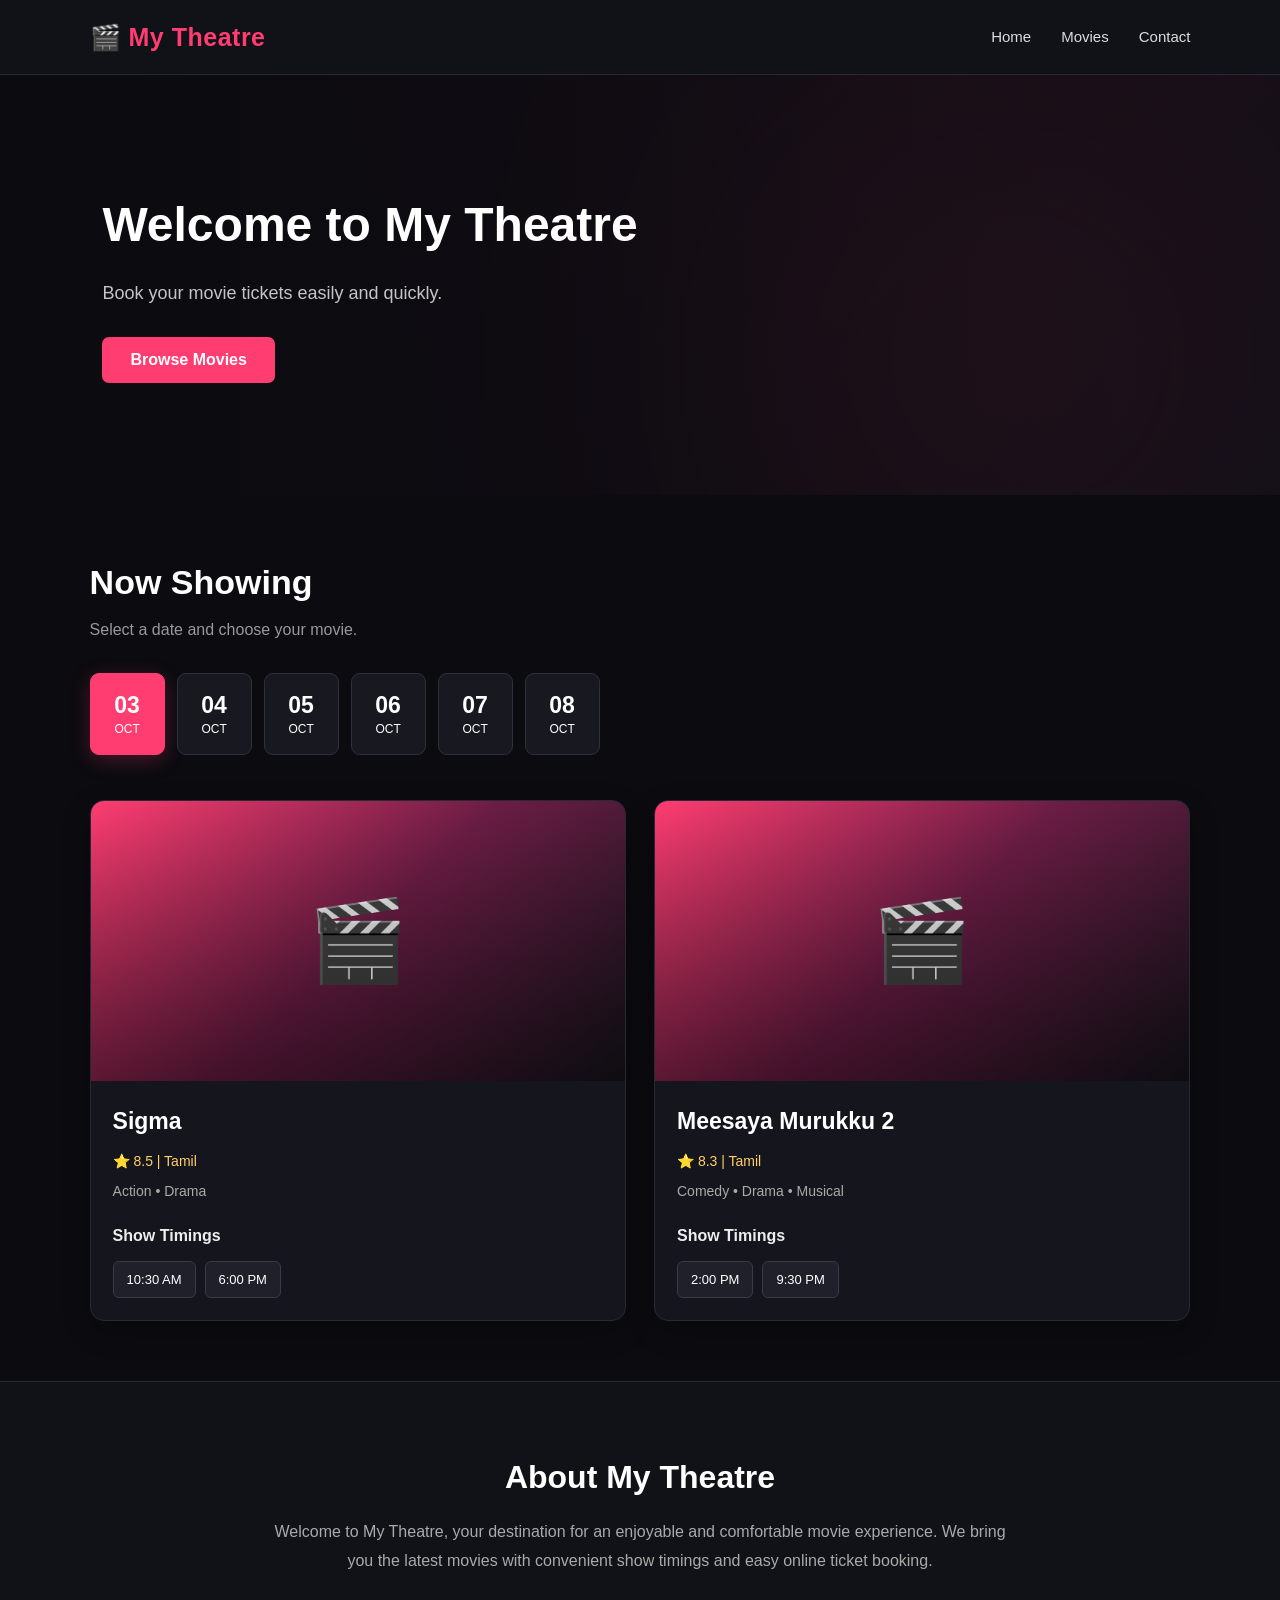
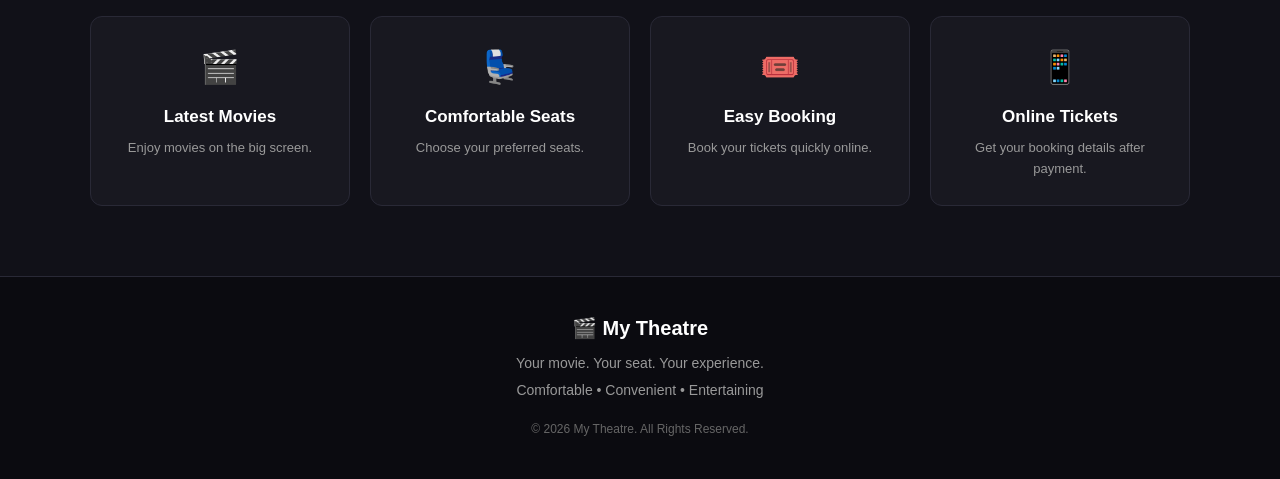
<file: index.html>
<!DOCTYPE html>
<html lang="en">

<head>

    <meta charset="UTF-8">

    <meta name="viewport" content="width=device-width, initial-scale=1.0">

    <title>My Theatre</title>

    <link rel="stylesheet" href="style.css">

</head>

<body>


    <!-- =================================
         HEADER
    ================================== -->

    <header>

        <h1>🎬 My Theatre</h1>

        <nav>

            <a href="#">Home</a>

            <a href="#movies">Movies</a>

            <a href="#">Contact</a>

        </nav>

    </header>



    <!-- =================================
         HERO SECTION
    ================================== -->

    <section class="hero">

        <h2>
            Welcome to My Theatre
        </h2>

        <p>
            Book your movie tickets easily and quickly.
        </p>

        <button onclick="goToMovies()">
            Browse Movies
        </button>

    </section>



    <!-- =================================
         MOVIE SECTION
    ================================== -->

    <main id="movies">

        <h2>
            Now Showing
        </h2>

        <p>
            Select a date and choose your movie.
        </p>


        <!-- =================================
             DATE SELECTION
        ================================== -->

        <div class="dates">

            <button
                class="active"
                onclick="selectDate(this)">

                <b>03</b>
                OCT

            </button>


            <button onclick="selectDate(this)">

                <b>04</b>
                OCT

            </button>


            <button onclick="selectDate(this)">

                <b>05</b>
                OCT

            </button>


            <button onclick="selectDate(this)">

                <b>06</b>
                OCT

            </button>


            <button onclick="selectDate(this)">

                <b>07</b>
                OCT

            </button>


            <button onclick="selectDate(this)">

                <b>08</b>
                OCT

            </button>

        </div>


        <!-- =================================
             MOVIES ARE CREATED BY script.js
        ================================== -->

        <div
            id="movieContainer"
            class="movie-container">
        </div>

    </main>



    <!-- =================================
         ABOUT OUR THEATRE
    ================================== -->

    <section class="about-theatre">

        <div class="about-content">

            <h2>
                About My Theatre
            </h2>

            <p>
                Welcome to My Theatre, your destination
                for an enjoyable and comfortable movie
                experience. We bring you the latest movies
                with convenient show timings and easy
                online ticket booking.
            </p>


            <div class="theatre-features">


                <div>

                    <span>🎬</span>

                    <h3>
                        Latest Movies
                    </h3>

                    <p>
                        Enjoy movies on the big screen.
                    </p>

                </div>


                <div>

                    <span>💺</span>

                    <h3>
                        Comfortable Seats
                    </h3>

                    <p>
                        Choose your preferred seats.
                    </p>

                </div>


                <div>

                    <span>🎟️</span>

                    <h3>
                        Easy Booking
                    </h3>

                    <p>
                        Book your tickets quickly online.
                    </p>

                </div>


                <div>

                    <span>📱</span>

                    <h3>
                        Online Tickets
                    </h3>

                    <p>
                        Get your booking details after payment.
                    </p>

                </div>


            </div>

        </div>

    </section>



    <!-- =================================
         FOOTER
    ================================== -->

    <footer>

        <h3>
            🎬 My Theatre
        </h3>

        <p>
            Your movie. Your seat. Your experience.
        </p>

        <p>
            Comfortable • Convenient • Entertaining
        </p>

        <p class="copyright">
            © 2026 My Theatre. All Rights Reserved.
        </p>

    </footer>



    <!-- =================================
         JAVASCRIPT
    ================================== -->

    <script src="script.js"></script>

</body>

</html>
</file>
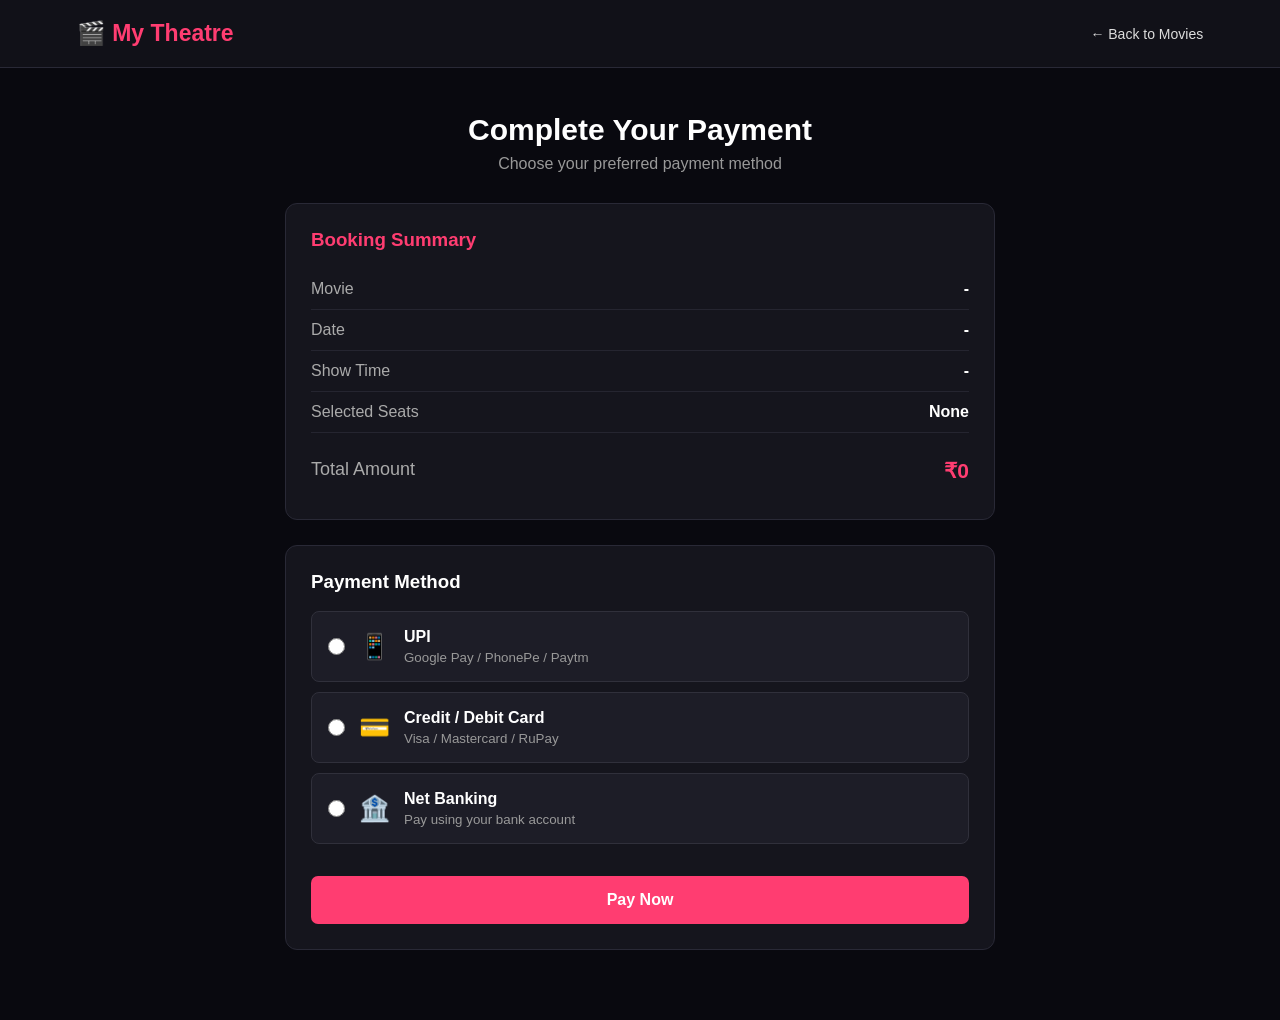
<file: payment.html>
<!DOCTYPE html>
<html lang="en">

<head>

    <meta charset="UTF-8">

    <meta name="viewport"
          content="width=device-width, initial-scale=1.0">

    <title>Payment - My Theatre</title>

    <link rel="stylesheet" href="payment.css">

</head>

<body>

    <!-- ================================
         HEADER
    ================================= -->

    <header>

        <h1>🎬 My Theatre</h1>

        <a href="index.html">
            ← Back to Movies
        </a>

    </header>


    <!-- ================================
         PAYMENT PAGE
    ================================= -->

    <main>

        <h2>Complete Your Payment</h2>

        <p class="subtitle">
            Choose your preferred payment method
        </p>


        <!-- ================================
             BOOKING SUMMARY
        ================================= -->

        <section class="booking-card">

            <h3>Booking Summary</h3>

            <div class="detail-row">

                <span>Movie</span>

                <strong id="movieName">
                    -
                </strong>

            </div>


            <div class="detail-row">

                <span>Date</span>

                <strong id="showDate">
                    -
                </strong>

            </div>


            <div class="detail-row">

                <span>Show Time</span>

                <strong id="showTime">
                    -
                </strong>

            </div>


            <div class="detail-row">

                <span>Selected Seats</span>

                <strong id="selectedSeats">
                    -
                </strong>

            </div>


            <div class="detail-row total-row">

                <span>Total Amount</span>

                <strong>
                    ₹<span id="totalPrice">0</span>
                </strong>

            </div>

        </section>


        <!-- ================================
             PAYMENT METHODS
        ================================= -->

        <section class="payment-card">

            <h3>Payment Method</h3>


            <!-- UPI -->

            <label class="payment-option">

                <input
                    type="radio"
                    name="paymentMethod"
                    value="upi"
                    onchange="showPaymentForm('upi')">

                <span class="payment-icon">
                    📱
                </span>

                <span>
                    <strong>UPI</strong>
                    <small>Google Pay / PhonePe / Paytm</small>
                </span>

            </label>


            <!-- CARD -->

            <label class="payment-option">

                <input
                    type="radio"
                    name="paymentMethod"
                    value="card"
                    onchange="showPaymentForm('card')">

                <span class="payment-icon">
                    💳
                </span>

                <span>
                    <strong>Credit / Debit Card</strong>
                    <small>Visa / Mastercard / RuPay</small>
                </span>

            </label>


            <!-- NET BANKING -->

            <label class="payment-option">

                <input
                    type="radio"
                    name="paymentMethod"
                    value="netbanking"
                    onchange="showPaymentForm('netbanking')">

                <span class="payment-icon">
                    🏦
                </span>

                <span>
                    <strong>Net Banking</strong>
                    <small>Pay using your bank account</small>
                </span>

            </label>


            <!-- ================================
                 UPI FORM
            ================================= -->

            <div
                id="upiForm"
                class="payment-form">

                <label>
                    UPI ID
                </label>

                <input
                    type="text"
                    id="upiId"
                    placeholder="example@upi">

            </div>


            <!-- ================================
                 CARD FORM
            ================================= -->

            <div
                id="cardForm"
                class="payment-form">

                <label>
                    Card Number
                </label>

                <input
                    type="text"
                    id="cardNumber"
                    maxlength="16"
                    placeholder="1234 5678 9012 3456">

                <div class="card-row">

                    <div>

                        <label>
                            Expiry
                        </label>

                        <input
                            type="text"
                            id="expiry"
                            placeholder="MM/YY"
                            maxlength="5">

                    </div>


                    <div>

                        <label>
                            CVV
                        </label>

                        <input
                            type="password"
                            id="cvv"
                            placeholder="123"
                            maxlength="3">

                    </div>

                </div>

            </div>


            <!-- ================================
                 NET BANKING FORM
            ================================= -->

            <div
                id="netbankingForm"
                class="payment-form">

                <label>
                    Select Bank
                </label>

                <select id="bank">

                    <option value="">
                        Select your bank
                    </option>

                    <option value="SBI">
                        State Bank of India
                    </option>

                    <option value="HDFC">
                        HDFC Bank
                    </option>

                    <option value="ICICI">
                        ICICI Bank
                    </option>

                    <option value="AXIS">
                        Axis Bank
                    </option>

                    <option value="CANARA">
                        Canara Bank
                    </option>

                    <option value="OTHER">
                        Other Bank
                    </option>

                </select>

            </div>


            <!-- ================================
                 PAY BUTTON
            ================================= -->

            <button
                id="payButton"
                onclick="makePayment()">

                Pay Now

            </button>

        </section>


        <!-- ================================
             BOOKING CONFIRMATION
        ================================= -->

        <section
            id="confirmation"
            class="confirmation">

            <div class="success-icon">
                ✓
            </div>

            <h2>
                Booking Confirmed!
            </h2>

            <p>
                Your movie tickets have been booked successfully.
            </p>


            <div class="ticket">

                <h3>
                    🎬 My Theatre
                </h3>


                <p>
                    Movie:
                    <strong id="confirmMovie">
                        -
                    </strong>
                </p>


                <p>
                    Date:
                    <strong id="confirmDate">
                        -
                    </strong>
                </p>


                <p>
                    Time:
                    <strong id="confirmTime">
                        -
                    </strong>
                </p>


                <p>
                    Seats:
                    <strong id="confirmSeats">
                        -
                    </strong>
                </p>


                <p>
                    Amount:
                    <strong>
                        ₹<span id="confirmAmount">
                            0
                        </span>
                    </strong>
                </p>

            </div>


            <button
                class="home-button"
                onclick="goHome()">

                Back to Movies

            </button>

        </section>

    </main>


    <script src="payment.js"></script>

</body>

</html>
</file>
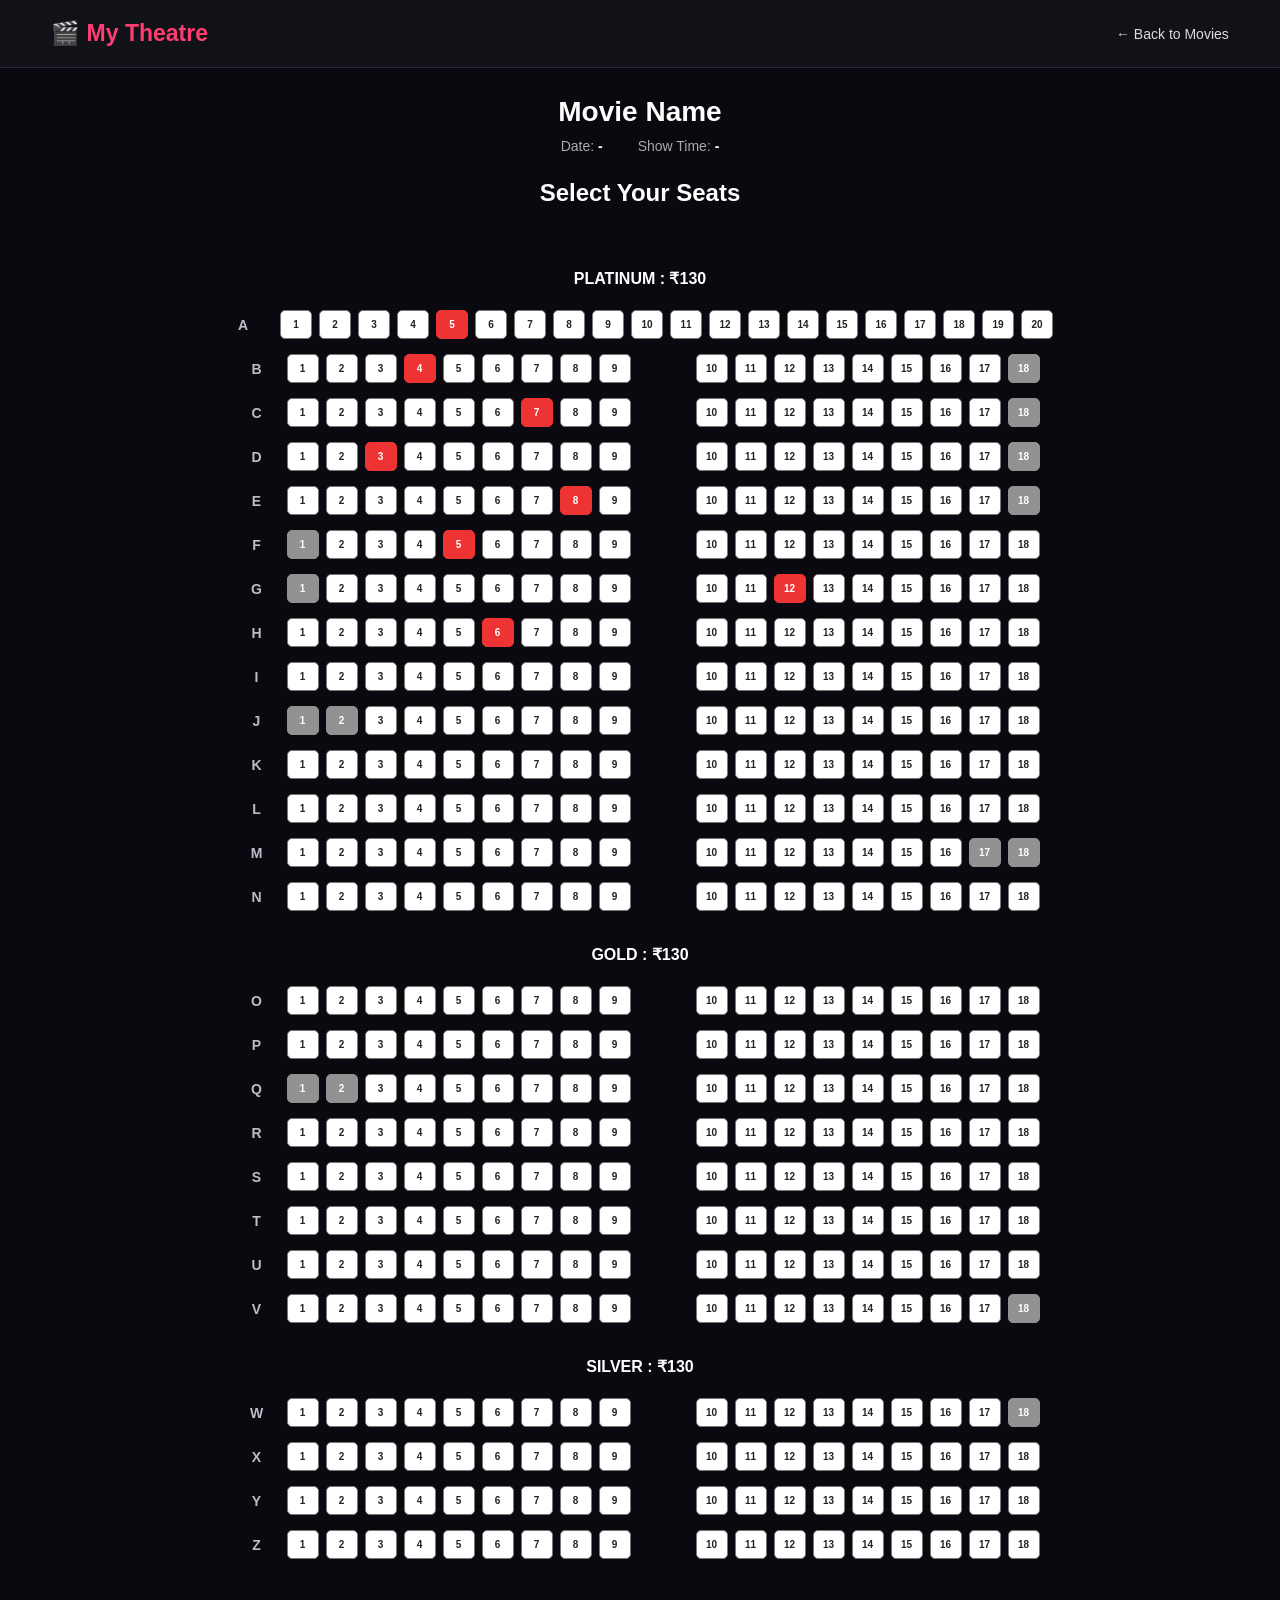
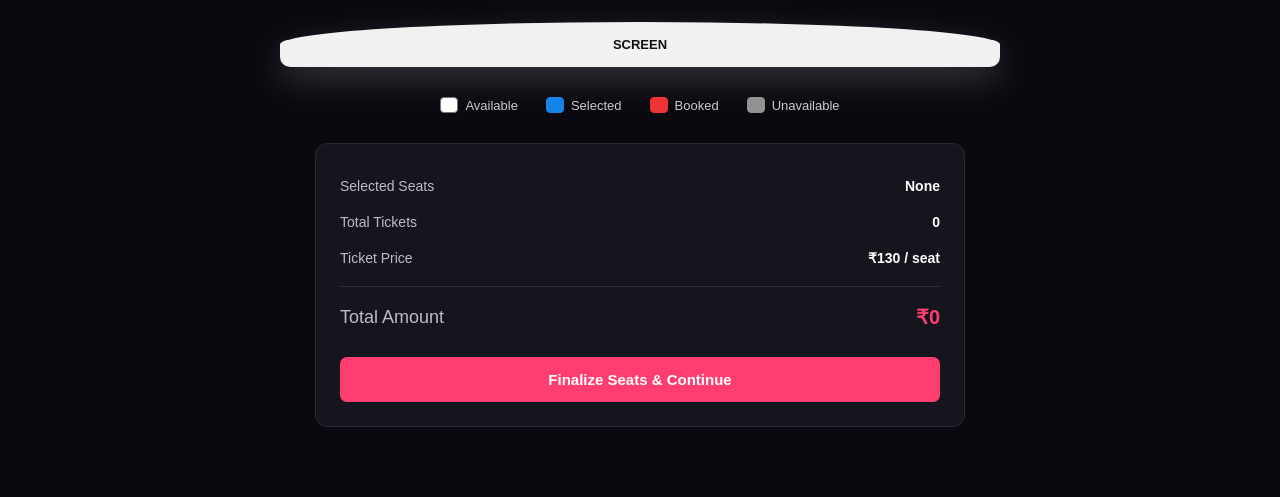
<file: seats.html>
<!DOCTYPE html>
<html lang="en">

<head>

    <meta charset="UTF-8">

    <meta name="viewport"
          content="width=device-width, initial-scale=1.0">

    <title>Select Seats - My Theatre</title>

    <link rel="stylesheet" href="seats.css">

</head>

<body>

    <!-- HEADER -->

    <header>

        <h1>🎬 My Theatre</h1>

        <a href="index.html">
            ← Back to Movies
        </a>

    </header>


    <!-- MOVIE / SHOW INFORMATION -->

    <section class="booking-info">

        <h2 id="movieName">
            Movie Name
        </h2>

        <div class="show-details">

            <span>
                Date:
                <strong id="showDate">-</strong>
            </span>

            <span>
                Show Time:
                <strong id="showTime">-</strong>
            </span>

        </div>

    </section>


    <!-- SEAT SELECTION -->

    <main>

        <h2>
            Select Your Seats
        </h2>


        <!--
            seats.js automatically creates:

            A → 20 seats
            B → 18 seats
            C → 18 seats
            ...
            Z → 18 seats

            A = no centre aisle

            B-Z =
            1 2 3 4 5 6 7 8 9
                    GAP
            10 11 12 13 14 15 16 17 18
        -->

        <div id="seatLayout" class="seat-layout"></div>


        <!-- SCREEN -->

        <div class="screen">
            SCREEN
        </div>


        <!-- LEGEND -->

        <div class="legend">

            <div class="legend-item">

                <span class="legend-seat available"></span>

                Available

            </div>


            <div class="legend-item">

                <span class="legend-seat selected"></span>

                Selected

            </div>


            <div class="legend-item">

                <span class="legend-seat booked"></span>

                Booked

            </div>


            <div class="legend-item">

                <span class="legend-seat unavailable"></span>

                Unavailable

            </div>

        </div>


        <!-- BOOKING SUMMARY -->

        <div class="summary">

            <div class="summary-row">

                <span>
                    Selected Seats
                </span>

                <strong id="selectedSeats">
                    None
                </strong>

            </div>


            <div class="summary-row">

                <span>
                    Total Tickets
                </span>

                <strong id="ticketCount">
                    0
                </strong>

            </div>


            <div class="summary-row">

                <span>
                    Ticket Price
                </span>

                <strong>
                    ₹130 / seat
                </strong>

            </div>


            <div class="summary-row total-row">

                <span>
                    Total Amount
                </span>

                <strong>
                    ₹<span id="totalPrice">0</span>
                </strong>

            </div>


            <button
                id="continueButton"
                onclick="continueBooking()">

                Finalize Seats & Continue

            </button>

        </div>

    </main>


    <!-- JAVASCRIPT -->

    <script src="seats.js"></script>

</body>

</html>
</file>
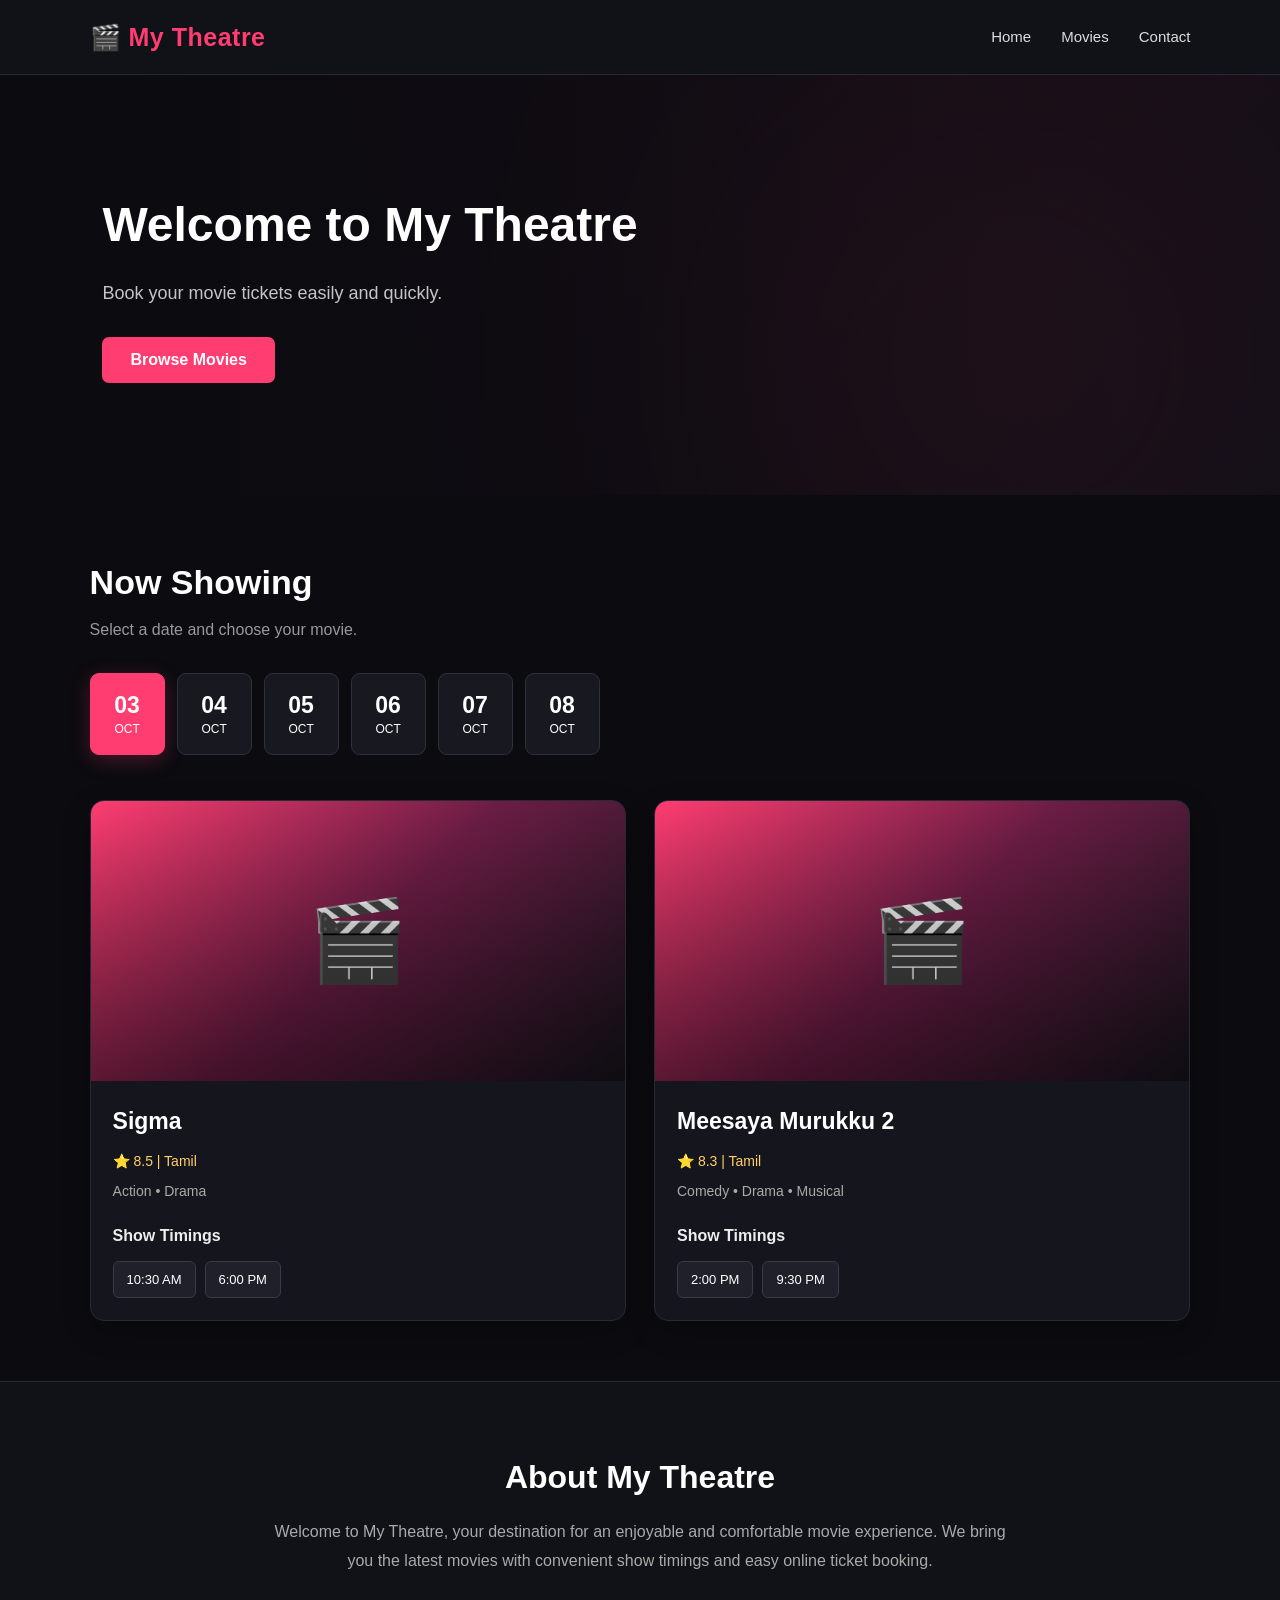
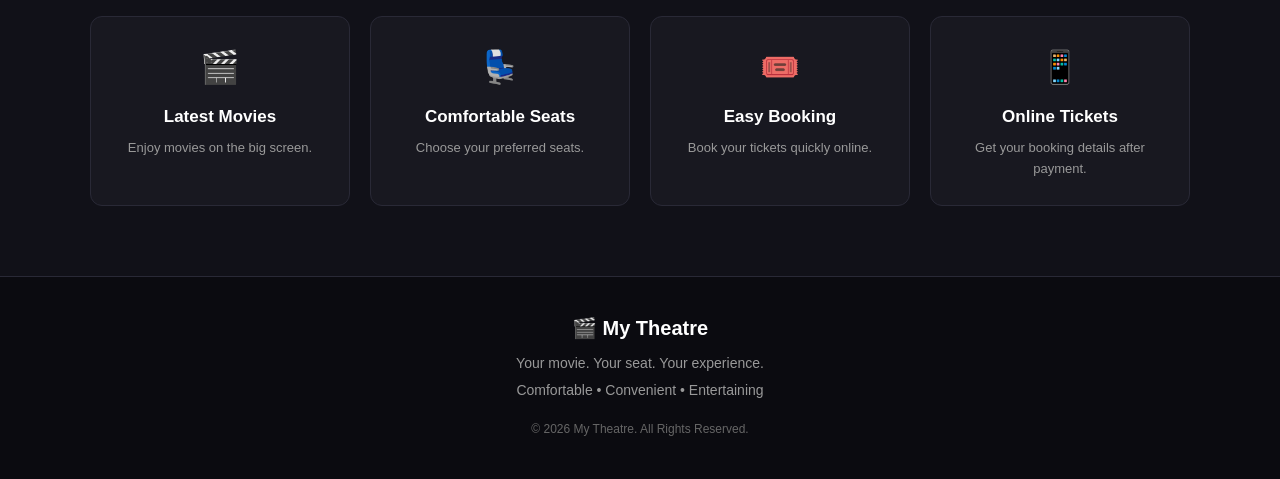
<file: summary.html>
<!DOCTYPE html>
<html lang="en">

<head>

    <meta charset="UTF-8">

    <meta name="viewport"
          content="width=device-width, initial-scale=1.0">

    <title>Booking Summary - My Theatre</title>

    <link rel="stylesheet"
          href="summary.css">

</head>


<body>


<header>

    <h1>🎬 My Theatre</h1>

    <a href="seats.html">
        ← Back to Seats
    </a>

</header>


<main>

    <div class="summary-card">

        <h2>Booking Summary</h2>


        <div class="movie-info">

            <h3 id="movieName">
                Movie
            </h3>

            <p>
                Date:
                <strong id="showDate">-</strong>
            </p>

            <p>
                Show Time:
                <strong id="showTime">-</strong>
            </p>

        </div>


        <hr>


        <div class="summary-row">

            <span>
                Selected Seats
            </span>

            <strong id="selectedSeats">
                None
            </strong>

        </div>


        <div class="summary-row">

            <span>
                Total Tickets
            </span>

            <strong id="ticketCount">
                0
            </strong>

        </div>


        <div class="summary-row">

            <span>
                Ticket Price
            </span>

            <strong>
                ₹130 / seat
            </strong>

        </div>


        <hr>


        <div class="total-row">

            <span>
                Total Amount
            </span>

            <strong>
                ₹<span id="totalPrice">0</span>
            </strong>

        </div>


        <button onclick="continueToMobile()">

            Continue

        </button>

    </div>

</main>


<script src="summary.js"></script>

</body>

</html>
</file>
<file: style.css>
/* ================================
   GENERAL
================================ */

* {
    margin: 0;
    padding: 0;
    box-sizing: border-box;
}

html {
    scroll-behavior: smooth;
}

body {
    font-family: Arial, Helvetica, sans-serif;
    background: #0b0b10;
    color: #ffffff;
    line-height: 1.6;
}


/* ================================
   HEADER
================================ */

header {
    width: 100%;
    height: 75px;

    background: #111118;

    display: flex;
    align-items: center;
    justify-content: space-between;

    padding: 0 7%;

    border-bottom: 1px solid #292936;

    position: sticky;
    top: 0;
    z-index: 1000;
}


/* Theatre Logo */

header h1 {
    font-size: 25px;
    color: #ff3d71;
    letter-spacing: 0.5px;
}


/* Navigation */

nav {
    display: flex;
    gap: 30px;
}

nav a {
    color: #dddddd;
    text-decoration: none;
    font-size: 15px;

    transition: 0.3s;
}

nav a:hover {
    color: #ff3d71;
}


/* ================================
   HERO SECTION
================================ */

.hero {
    min-height: 420px;

    display: flex;
    flex-direction: column;

    justify-content: center;
    align-items: flex-start;

    padding: 60px 8%;

    background:
        linear-gradient(
            90deg,
            #0b0b10 10%,
            rgba(11, 11, 16, 0.85) 45%,
            rgba(11, 11, 16, 0.25)
        ),
        linear-gradient(
            135deg,
            #29101d,
            #101018
        );

    position: relative;
    overflow: hidden;
}


/* Decorative glow */

.hero::after {
    content: "";

    position: absolute;

    width: 400px;
    height: 400px;

    background: #ff3d71;

    border-radius: 50%;

    filter: blur(180px);

    opacity: 0.15;

    right: 5%;
    top: 20%;
}


/* Hero heading */

.hero h2 {
    font-size: 48px;

    max-width: 650px;

    margin-bottom: 15px;

    position: relative;
    z-index: 1;
}


/* Hero paragraph */

.hero p {
    font-size: 18px;

    color: #c5c5c5;

    margin-bottom: 30px;

    position: relative;
    z-index: 1;
}


/* Hero button */

.hero button {
    background: #ff3d71;

    color: white;

    border: none;

    padding: 14px 28px;

    border-radius: 7px;

    font-size: 16px;

    font-weight: bold;

    cursor: pointer;

    transition: 0.3s;

    position: relative;
    z-index: 1;
}

.hero button:hover {
    background: #ff174f;

    transform: translateY(-2px);

    box-shadow: 0 8px 25px rgba(255, 61, 113, 0.3);
}


/* ================================
   MAIN MOVIE SECTION
================================ */

main {
    padding: 60px 7%;

    max-width: 1500px;

    margin: auto;
}


/* Main heading */

main > h2 {
    font-size: 34px;

    margin-bottom: 8px;
}


/* Main paragraph */

main > p {
    color: #999999;

    margin-bottom: 30px;
}


/* ================================
   DATE SELECTION
================================ */

.dates {
    display: flex;

    gap: 12px;

    margin-bottom: 45px;

    flex-wrap: wrap;
}


/* Date button */

.dates button {
    width: 75px;
    height: 82px;

    background: #181820;

    color: #ffffff;

    border: 1px solid #30303b;

    border-radius: 9px;

    cursor: pointer;

    display: flex;

    flex-direction: column;

    justify-content: center;

    align-items: center;

    gap: 3px;

    transition: 0.3s;
}


/* Date number */

.dates button b {
    font-size: 23px;
}


/* Date month */

.dates button {
    font-size: 12px;
}


/* Date hover */

.dates button:hover {
    border-color: #ff3d71;

    transform: translateY(-3px);
}


/* Selected date */

.dates button.active {
    background: #ff3d71;

    border-color: #ff3d71;

    box-shadow: 0 5px 20px rgba(255, 61, 113, 0.25);
}


/* ================================
   MOVIE CONTAINER
================================ */

.movie-container {
    display: grid;

    grid-template-columns:
        repeat(auto-fit, minmax(330px, 1fr));

    gap: 28px;
}


/* ================================
   MOVIE CARD
================================ */

.movie-card {
    background: #15151d;

    border: 1px solid #292934;

    border-radius: 14px;

    overflow: hidden;

    transition: 0.3s;

    box-shadow: 0 10px 30px rgba(0, 0, 0, 0.2);
}


/* Card hover */

.movie-card:hover {
    transform: translateY(-7px);

    border-color: #ff3d71;

    box-shadow:
        0 15px 40px rgba(0, 0, 0, 0.4),
        0 0 20px rgba(255, 61, 113, 0.08);
}


/* ================================
   MOVIE POSTER
================================ */

.poster {
    height: 280px;

    background:
        linear-gradient(
            135deg,
            #ff3d71,
            #6c1d45,
            #15151d
        );

    display: flex;

    justify-content: center;

    align-items: center;

    font-size: 80px;

    position: relative;
}


/* Poster overlay */

.poster::after {
    content: "";

    position: absolute;

    inset: 0;

    background:
        linear-gradient(
            to top,
            rgba(0, 0, 0, 0.4),
            transparent
        );
}


/* ================================
   MOVIE INFORMATION
================================ */

.movie-info {
    padding: 22px;
}


/* Movie title */

.movie-info h2 {
    font-size: 23px;

    margin-bottom: 10px;
}


/* Movie details */

.movie-info p {
    color: #aaaaaa;

    font-size: 14px;

    margin-bottom: 8px;
}


/* Rating */

.movie-info p:first-of-type {
    color: #ffd166;
}


/* Show timing heading */

.movie-info h3 {
    font-size: 16px;

    margin-top: 20px;

    margin-bottom: 13px;

    color: #eeeeee;
}


/* ================================
   SHOW TIME BUTTONS
================================ */

.times {
    display: flex;

    flex-wrap: wrap;

    gap: 9px;
}


/* Time button */

.times button {
    background: #20202a;

    color: #ffffff;

    border: 1px solid #3b3b48;

    padding: 10px 13px;

    border-radius: 6px;

    cursor: pointer;

    font-size: 13px;

    transition: 0.3s;
}


/* Time hover */

.times button:hover {
    background: #ff3d71;

    border-color: #ff3d71;

    transform: translateY(-2px);
}


/* ================================
   FOOTER
================================ */

footer {
    background: #111118;

    border-top: 1px solid #292936;

    text-align: center;

    padding: 35px 20px;

    color: #999999;
}


footer h3 {
    color: #ffffff;

    font-size: 20px;

    margin-bottom: 8px;
}


footer p {
    font-size: 14px;
}


/* ================================
   MOBILE RESPONSIVE
================================ */

@media (max-width: 700px) {

    header {
        height: 65px;

        padding: 0 20px;
    }


    header h1 {
        font-size: 20px;
    }


    nav {
        display: none;
    }


    .hero {
        min-height: 350px;

        padding: 40px 25px;
    }


    .hero h2 {
        font-size: 35px;
    }


    .hero p {
        font-size: 16px;
    }


    main {
        padding: 45px 20px;
    }


    main > h2 {
        font-size: 28px;
    }


    .movie-container {
        grid-template-columns: 1fr;
    }


    .movie-card {
        width: 100%;
    }


    .poster {
        height: 240px;
    }


    .dates {
        gap: 8px;
    }


    .dates button {
        width: 65px;
        height: 75px;
    }

}


/* ================================
   SMALL MOBILE
================================ */

@media (max-width: 400px) {

    .hero h2 {
        font-size: 29px;
    }


    .movie-info {
        padding: 18px;
    }


    .times button {
        padding: 9px 10px;
        font-size: 12px;
    }

}
/* =================================
   ABOUT THEATRE
================================= */

.about-theatre {
    background: #111118;

    padding: 70px 7%;

    border-top: 1px solid #292936;
}

.about-content {
    max-width: 1100px;

    margin: auto;

    text-align: center;
}

.about-content h2 {
    font-size: 32px;

    margin-bottom: 15px;

    color: white;
}

.about-content > p {
    max-width: 750px;

    margin: 0 auto 40px;

    color: #aaaaaa;

    line-height: 1.8;
}


/* Theatre feature cards */

.theatre-features {
    display: grid;

    grid-template-columns:
        repeat(4, 1fr);

    gap: 20px;
}

.theatre-features > div {
    background: #181820;

    border: 1px solid #292936;

    border-radius: 12px;

    padding: 25px 18px;

    transition: 0.3s;
}

.theatre-features > div:hover {
    border-color: #ff3d71;

    transform: translateY(-5px);
}

.theatre-features span {
    font-size: 32px;

    display: block;

    margin-bottom: 10px;
}

.theatre-features h3 {
    font-size: 17px;

    margin-bottom: 8px;
}

.theatre-features p {
    color: #999999;

    font-size: 13px;
}


/* =================================
   FOOTER UPDATE
================================= */

footer {
    background: #0b0b10;

    border-top: 1px solid #292936;

    text-align: center;

    padding: 35px 20px;

    color: #999999;
}

footer h3 {
    color: white;

    font-size: 20px;

    margin-bottom: 8px;
}

footer p {
    font-size: 14px;

    margin: 5px 0;
}

footer .copyright {
    margin-top: 18px;

    font-size: 12px;

    color: #666666;
}


/* =================================
   MOBILE
================================= */

@media (max-width: 800px) {

    .theatre-features {
        grid-template-columns: 1fr 1fr;
    }

}

@media (max-width: 500px) {

    .theatre-features {
        grid-template-columns: 1fr;
    }

}
</file>
<file: payment.css>
/* =========================================
   GENERAL
========================================= */

* {
    margin: 0;
    padding: 0;
    box-sizing: border-box;
}

body {

    font-family: Arial, Helvetica, sans-serif;

    background: #09090f;

    color: white;

    min-height: 100vh;
}


/* =========================================
   HEADER
========================================= */

header {

    height: 68px;

    background: #111118;

    border-bottom: 1px solid #292936;

    display: flex;

    align-items: center;

    justify-content: space-between;

    padding: 0 6%;
}

header h1 {

    color: #ff3d71;

    font-size: 23px;
}

header a {

    color: #dddddd;

    text-decoration: none;

    font-size: 14px;
}

header a:hover {

    color: #ff3d71;
}


/* =========================================
   MAIN
========================================= */

main {

    width: 100%;

    max-width: 750px;

    margin: auto;

    padding: 45px 20px 70px;
}

main > h2 {

    text-align: center;

    font-size: 30px;

    margin-bottom: 8px;
}

.subtitle {

    text-align: center;

    color: #999;

    margin-bottom: 30px;
}


/* =========================================
   BOOKING SUMMARY
========================================= */

.booking-card {

    background: #15151d;

    border: 1px solid #292936;

    border-radius: 12px;

    padding: 25px;

    margin-bottom: 25px;
}

.booking-card h3 {

    margin-bottom: 18px;

    color: #ff3d71;
}

.detail-row {

    display: flex;

    justify-content: space-between;

    gap: 20px;

    padding: 11px 0;

    border-bottom: 1px solid #252530;

    color: #aaa;
}

.detail-row strong {

    color: white;

    text-align: right;
}

.total-row {

    border-bottom: none;

    margin-top: 8px;

    padding-top: 18px;

    font-size: 18px;
}

.total-row strong {

    color: #ff3d71;

    font-size: 21px;
}


/* =========================================
   PAYMENT CARD
========================================= */

.payment-card {

    background: #15151d;

    border: 1px solid #292936;

    border-radius: 12px;

    padding: 25px;
}

.payment-card h3 {

    margin-bottom: 18px;
}


/* =========================================
   PAYMENT OPTIONS
========================================= */

.payment-option {

    display: flex;

    align-items: center;

    gap: 14px;

    padding: 16px;

    margin-bottom: 10px;

    background: #1d1d27;

    border: 1px solid #30303b;

    border-radius: 8px;

    cursor: pointer;

    transition: 0.2s;
}

.payment-option:hover {

    border-color: #ff3d71;
}

.payment-option input {

    accent-color: #ff3d71;

    width: 17px;

    height: 17px;
}

.payment-icon {

    font-size: 25px;
}

.payment-option strong {

    display: block;

    margin-bottom: 4px;
}

.payment-option small {

    color: #999;

    display: block;
}


/* =========================================
   PAYMENT FORMS
========================================= */

.payment-form {

    display: none;

    margin-top: 18px;

    padding: 18px;

    background: #101017;

    border-radius: 8px;

    border: 1px solid #292936;
}

.payment-form.show {

    display: block;
}

.payment-form label {

    display: block;

    color: #bbb;

    font-size: 13px;

    margin-bottom: 7px;
}

.payment-form input,
.payment-form select {

    width: 100%;

    padding: 12px;

    border-radius: 6px;

    border: 1px solid #3a3a47;

    background: #1a1a23;

    color: white;

    outline: none;

    font-size: 14px;
}

.payment-form input:focus,
.payment-form select:focus {

    border-color: #ff3d71;
}


/* =========================================
   CARD ROW
========================================= */

.card-row {

    display: flex;

    gap: 15px;

    margin-top: 15px;
}

.card-row > div {

    flex: 1;
}


/* =========================================
   PAY BUTTON
========================================= */

#payButton {

    width: 100%;

    margin-top: 22px;

    padding: 15px;

    border: none;

    border-radius: 7px;

    background: #ff3d71;

    color: white;

    font-size: 16px;

    font-weight: bold;

    cursor: pointer;

    transition: 0.2s;
}

#payButton:hover {

    background: #ff174f;

    transform: translateY(-2px);

    box-shadow:
        0 8px 20px
        rgba(255, 61, 113, 0.25);
}


/* =========================================
   CONFIRMATION
========================================= */

.confirmation {

    display: none;

    text-align: center;

    background: #15151d;

    border: 1px solid #292936;

    border-radius: 14px;

    padding: 35px 25px;

    margin-top: 25px;
}

.confirmation.show {

    display: block;
}

.success-icon {

    width: 65px;

    height: 65px;

    margin: 0 auto 18px;

    display: flex;

    align-items: center;

    justify-content: center;

    border-radius: 50%;

    background: #24b47e;

    color: white;

    font-size: 35px;

    font-weight: bold;
}

.confirmation h2 {

    color: #24d18b;

    margin-bottom: 10px;
}

.confirmation > p {

    color: #aaa;

    margin-bottom: 25px;
}


/* =========================================
   TICKET
========================================= */

.ticket {

    text-align: left;

    background: #101017;

    border: 1px dashed #555;

    border-radius: 10px;

    padding: 20px;

    margin-bottom: 25px;
}

.ticket h3 {

    color: #ff3d71;

    margin-bottom: 15px;

    text-align: center;
}

.ticket p {

    display: flex;

    justify-content: space-between;

    gap: 20px;

    padding: 9px 0;

    color: #aaa;

    border-bottom: 1px solid #24242d;
}

.ticket p:last-child {

    border-bottom: none;
}

.ticket strong {

    color: white;

    text-align: right;
}


/* =========================================
   HOME BUTTON
========================================= */

.home-button {

    border: none;

    border-radius: 7px;

    padding: 13px 25px;

    background: #ff3d71;

    color: white;

    font-weight: bold;

    cursor: pointer;
}

.home-button:hover {

    background: #ff174f;
}


/* =========================================
   MOBILE
========================================= */

@media (max-width: 600px) {

    header {

        padding: 0 20px;
    }

    header h1 {

        font-size: 19px;
    }

    main {

        padding: 30px 15px 50px;
    }

    main > h2 {

        font-size: 25px;
    }

    .detail-row {

        flex-direction: column;

        gap: 5px;
    }

    .detail-row strong {

        text-align: left;
    }

    .card-row {

        flex-direction: column;
    }

    .ticket p {

        flex-direction: column;

        gap: 4px;
    }

    .ticket strong {

        text-align: left;
    }
}
</file>
<file: seats.css>
/* =====================================================
   GENERAL
===================================================== */

* {
    margin: 0;
    padding: 0;
    box-sizing: border-box;
}


html {
    scroll-behavior: smooth;
}


body {

    font-family: Arial, Helvetica, sans-serif;

    background: #09090f;

    color: white;

    min-height: 100vh;

    overflow-x: auto;
}


/* =====================================================
   HEADER
===================================================== */

header {

    height: 68px;

    background: #111118;

    border-bottom: 1px solid #292936;

    display: flex;

    align-items: center;

    justify-content: space-between;

    padding: 0 4%;

    position: sticky;

    top: 0;

    z-index: 100;
}


header h1 {

    color: #ff3d71;

    font-size: 23px;
}


header a {

    color: #dddddd;

    text-decoration: none;

    font-size: 14px;
}


header a:hover {

    color: #ff3d71;
}


/* =====================================================
   MOVIE INFORMATION
===================================================== */

.booking-info {

    text-align: center;

    padding: 28px 15px 15px;
}


.booking-info h2 {

    font-size: 28px;

    margin-bottom: 10px;
}


.show-details {

    display: flex;

    justify-content: center;

    gap: 35px;

    color: #aaa;

    font-size: 14px;
}


.show-details strong {

    color: white;
}


/* =====================================================
   MAIN
===================================================== */

main {

    width: 100%;

    max-width: 1500px;

    margin: auto;

    padding: 10px 20px 70px;

    text-align: center;
}


main > h2 {

    font-size: 24px;

    margin-bottom: 30px;
}


/* =====================================================
   SEAT LAYOUT
===================================================== */

.seat-layout {

    width: 100%;

    display: flex;

    flex-direction: column;

    align-items: center;

    gap: 9px;

    padding: 10px 0;
}


/* =====================================================
   SECTION TITLE
===================================================== */

.section-title {

    width: 100%;

    text-align: center;

    font-size: 16px;

    font-weight: bold;

    color: white;

    margin-top: 22px;

    margin-bottom: 10px;
}


/* =====================================================
   SEAT ROW
===================================================== */

.seat-row {

    display: flex;

    align-items: center;

    justify-content: center;

    width: max-content;

    height: 35px;

    gap: 0;
}


/* =====================================================
   ROW LETTER
===================================================== */

.row-name {

    width: 32px;

    min-width: 32px;

    margin-right: 14px;

    text-align: center;

    color: #bdbdc7;

    font-size: 14px;

    font-weight: bold;
}


/* =====================================================
   A ROW
   20 SEATS
   NO CENTRE GAP
===================================================== */

.row-a {

    gap: 7px;
}


/* =====================================================
   B-Z LEFT / RIGHT GROUP
===================================================== */

.seat-group {

    display: flex;

    align-items: center;

    gap: 7px;
}


/* =====================================================
   CENTRE WALKING PATH
===================================================== */

.seat-aisle {

    width: 65px;

    min-width: 65px;

    height: 35px;

    flex-shrink: 0;
}


/* =====================================================
   SEAT
===================================================== */

.seat {

    width: 32px;

    height: 29px;

    flex-shrink: 0;

    border-radius: 5px;

    border: 1px solid #777;

    background: white;

    color: #222;

    font-size: 10px;

    font-weight: bold;

    cursor: pointer;

    transition: 0.15s ease;
}


/* =====================================================
   AVAILABLE
===================================================== */

.seat.available {

    background: white;

    color: #222;

    border-color: #777;
}


.seat.available:hover {

    transform: translateY(-2px);

    border-color: #ff3d71;

    box-shadow:
        0 4px 10px
        rgba(255, 61, 113, 0.25);
}


/* =====================================================
   SELECTED
===================================================== */

.seat.selected {

    background: #1683e8;

    border-color: #1683e8;

    color: white;

    transform: translateY(-2px);

    box-shadow:
        0 4px 12px
        rgba(22, 131, 232, 0.4);
}


/* =====================================================
   BOOKED
===================================================== */

.seat.booked {

    background: #ed3333;

    border-color: #ed3333;

    color: white;

    cursor: not-allowed;
}


/* =====================================================
   UNAVAILABLE
===================================================== */

.seat.unavailable {

    background: #929292;

    border-color: #929292;

    color: white;

    cursor: not-allowed;
}


/* =====================================================
   SCREEN
===================================================== */

.screen {

    width: min(720px, 75%);

    height: 45px;

    margin: 50px auto 30px;

    background: #f1f1f1;

    color: #111;

    border-radius:
        50% 50% 10px 10px;

    display: flex;

    justify-content: center;

    align-items: center;

    font-size: 13px;

    font-weight: bold;

    box-shadow:
        0 12px 35px
        rgba(255, 255, 255, 0.18);
}


/* =====================================================
   LEGEND
===================================================== */

.legend {

    display: flex;

    justify-content: center;

    align-items: center;

    gap: 28px;

    flex-wrap: wrap;

    margin: 20px auto 30px;

    color: #cccccc;

    font-size: 13px;
}


.legend-item {

    display: flex;

    align-items: center;

    gap: 7px;
}


.legend-seat {

    width: 18px;

    height: 16px;

    border-radius: 4px;

    display: inline-block;

    border: 1px solid #777;
}


.legend-seat.available {

    background: white;
}


.legend-seat.selected {

    background: #1683e8;

    border-color: #1683e8;
}


.legend-seat.booked {

    background: #ed3333;

    border-color: #ed3333;
}


.legend-seat.unavailable {

    background: #929292;

    border-color: #929292;
}


/* =====================================================
   SUMMARY
===================================================== */

.summary {

    width: min(650px, 95%);

    margin: 20px auto 0;

    padding: 24px;

    background: #15151d;

    border: 1px solid #292936;

    border-radius: 12px;

    text-align: left;
}


.summary-row {

    display: flex;

    justify-content: space-between;

    align-items: center;

    padding: 10px 0;

    color: #bdbdc7;

    font-size: 14px;
}


.summary-row strong {

    color: white;

    text-align: right;
}


.total-row {

    margin-top: 10px;

    padding-top: 18px;

    border-top: 1px solid #30303a;

    font-size: 18px;
}


.total-row strong {

    color: #ff3d71;

    font-size: 20px;
}


/* =====================================================
   CONTINUE
===================================================== */

#continueButton {

    width: 100%;

    margin-top: 18px;

    padding: 14px;

    border: none;

    border-radius: 7px;

    background: #ff3d71;

    color: white;

    font-size: 15px;

    font-weight: bold;

    cursor: pointer;
}


#continueButton:hover {

    background: #ff174f;

    transform: translateY(-2px);
}


/* =====================================================
   MOBILE
===================================================== */

@media (max-width: 700px) {

    header {

        padding: 0 20px;
    }


    header h1 {

        font-size: 19px;
    }


    .booking-info h2 {

        font-size: 23px;
    }


    .show-details {

        flex-direction: column;

        gap: 5px;
    }


    main {

        padding-left: 10px;

        padding-right: 10px;
    }


    .seat-layout {

        align-items: flex-start;

        overflow-x: auto;
    }


    .seat-row {

        justify-content: flex-start;

        margin-left: 5px;
    }


    .seat {

        width: 30px;

        height: 28px;
    }


    .seat-aisle {

        width: 60px;

        min-width: 60px;
    }


    .screen {

        width: 90%;

        height: 40px;
    }

}
</file>
<file: summary.css>
* {
    margin: 0;

    padding: 0;

    box-sizing: border-box;
}


body {
    font-family: Arial, sans-serif;

    background: #09090f;

    color: white;

    min-height: 100vh;
}


header {
    height: 68px;

    background: #111118;

    border-bottom: 1px solid #292936;

    display: flex;

    align-items: center;

    justify-content: space-between;

    padding: 0 6%;
}


header h1 {
    color: #ff3d71;

    font-size: 23px;
}


header a {
    color: #ddd;

    text-decoration: none;
}


main {
    min-height: calc(100vh - 68px);

    display: flex;

    align-items: center;

    justify-content: center;

    padding: 30px 20px;
}


.summary-card {
    width: 100%;

    max-width: 600px;

    background: #15151d;

    border: 1px solid #292936;

    border-radius: 15px;

    padding: 30px;
}


.summary-card h2 {
    text-align: center;

    margin-bottom: 25px;
}


.movie-info {
    text-align: center;
}


.movie-info h3 {
    color: #ff3d71;

    margin-bottom: 12px;
}


.movie-info p {
    color: #aaa;

    margin: 8px;
}


.movie-info strong {
    color: white;
}


hr {
    border: none;

    border-top: 1px solid #30303a;

    margin: 25px 0;
}


.summary-row {
    display: flex;

    justify-content: space-between;

    padding: 12px 0;

    color: #aaa;
}


.summary-row strong {
    color: white;

    text-align: right;
}


.total-row {
    display: flex;

    justify-content: space-between;

    font-size: 20px;

    margin-bottom: 25px;
}


.total-row strong {
    color: #ff3d71;
}


.summary-card button {
    width: 100%;

    padding: 15px;

    border: none;

    border-radius: 7px;

    background: #ff3d71;

    color: white;

    font-size: 16px;

    font-weight: bold;

    cursor: pointer;
}
</file>
